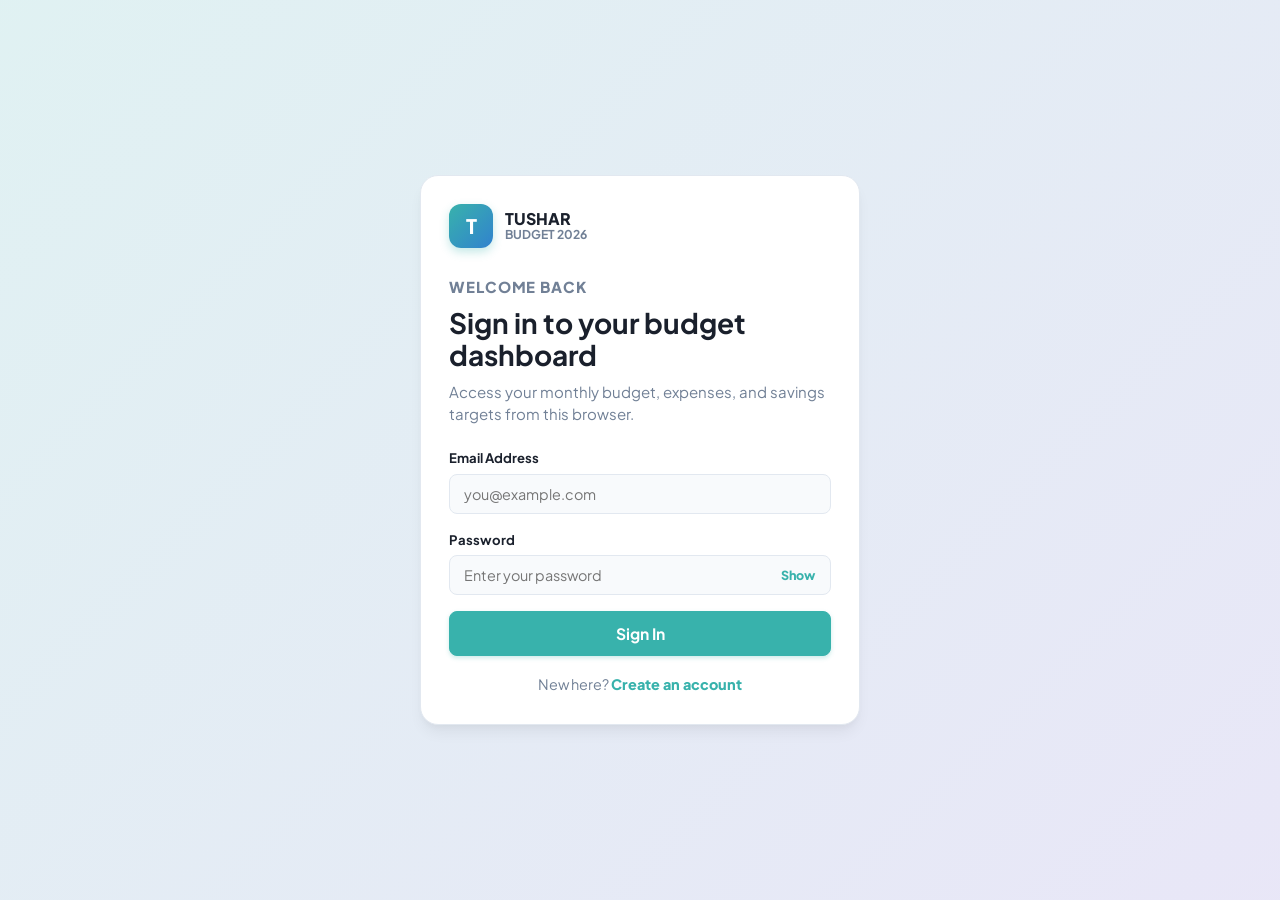
<file: login.html>
<!DOCTYPE html>
<html lang="en">
<head>
  <meta charset="UTF-8">
  <meta name="viewport" content="width=device-width, initial-scale=1.0">
  <meta name="description" content="Sign in to Tushar Monthly Budget Calculator 2026.">
  <title>Sign In - TUSHAR Monthly Budget Calculator</title>
  <link rel="preconnect" href="https://fonts.googleapis.com">
  <link rel="preconnect" href="https://fonts.gstatic.com" crossorigin>
  <link href="https://fonts.googleapis.com/css2?family=Plus+Jakarta+Sans:wght@300;400;500;600;700;800&display=swap" rel="stylesheet">
  <link rel="stylesheet" href="style.css">
</head>
<body class="auth-page" data-auth-page="login">
  <main class="auth-shell">
    <section class="auth-panel" aria-labelledby="loginTitle">
      <a class="auth-brand-link" href="index.html" aria-label="Back to dashboard">
        <span class="brand-avatar">T</span>
        <span>
          <strong>TUSHAR</strong>
          <small>Budget 2026</small>
        </span>
      </a>

      <div class="auth-copy">
        <p class="auth-eyebrow">Welcome back</p>
        <h1 id="loginTitle">Sign in to your budget dashboard</h1>
        <p>Access your monthly budget, expenses, and savings targets from this browser.</p>
      </div>

      <div class="auth-alert" id="authAlert" role="alert"></div>

      <form class="auth-form" id="authForm" novalidate>
        <div class="form-group">
          <label for="email" class="form-label">Email Address</label>
          <input type="email" id="email" class="form-control" placeholder="you@example.com" autocomplete="email" required>
        </div>

        <div class="form-group">
          <label for="password" class="form-label">Password</label>
          <div class="password-input-wrapper">
            <input type="password" id="password" class="form-control" placeholder="Enter your password" autocomplete="current-password" required>
            <button type="button" class="btn-password-toggle" data-password-toggle="password">Show</button>
          </div>
        </div>

        <button type="submit" class="btn btn-primary btn-lg btn-block">Sign In</button>
      </form>

      <p class="auth-footer">New here? <a href="register.html">Create an account</a></p>
    </section>
  </main>

  <script src="auth.js"></script>
</body>
</html>
</file>
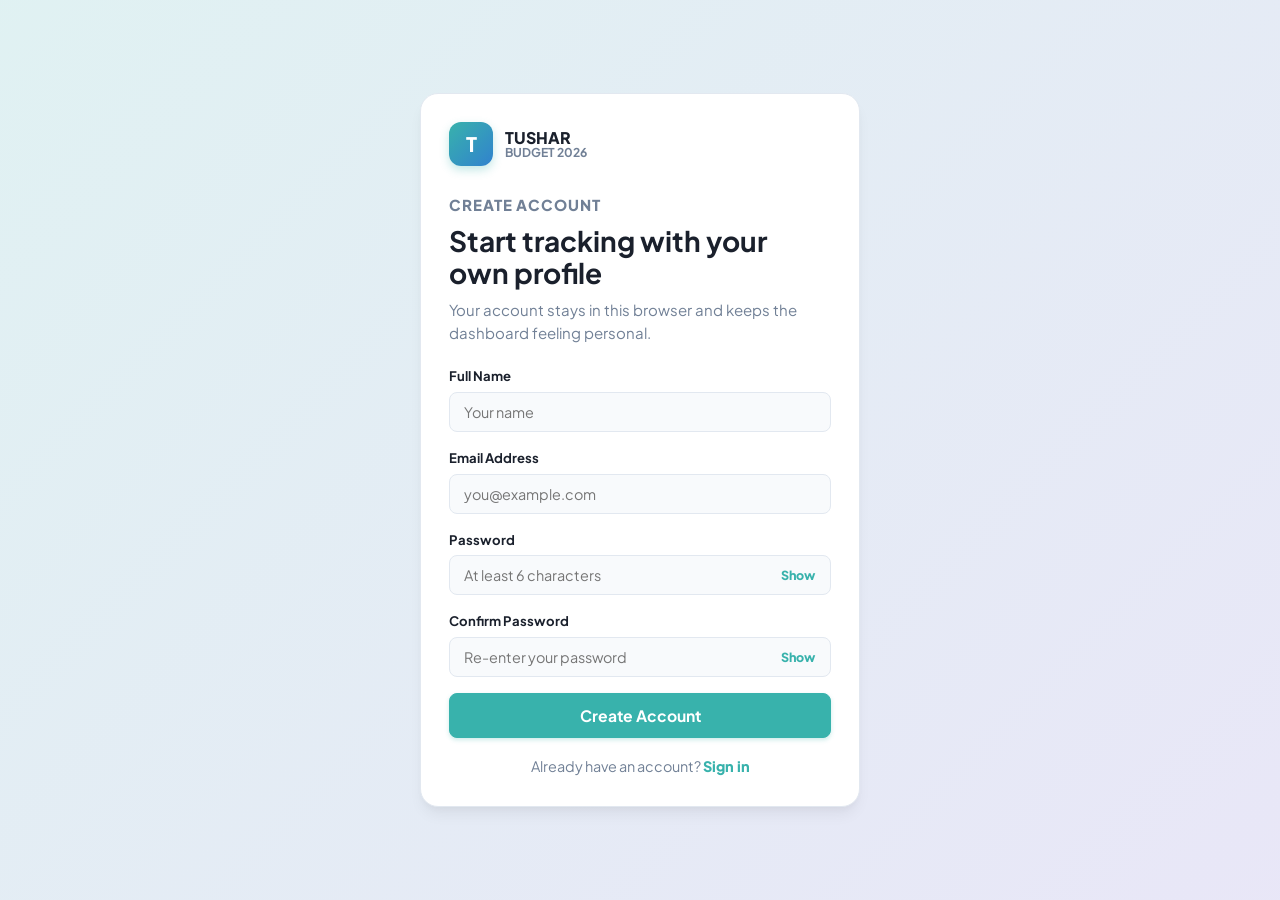
<file: register.html>
<!DOCTYPE html>
<html lang="en">
<head>
  <meta charset="UTF-8">
  <meta name="viewport" content="width=device-width, initial-scale=1.0">
  <meta name="description" content="Create an account for Tushar Monthly Budget Calculator 2026.">
  <title>Register - TUSHAR Monthly Budget Calculator</title>
  <link rel="preconnect" href="https://fonts.googleapis.com">
  <link rel="preconnect" href="https://fonts.gstatic.com" crossorigin>
  <link href="https://fonts.googleapis.com/css2?family=Plus+Jakarta+Sans:wght@300;400;500;600;700;800&display=swap" rel="stylesheet">
  <link rel="stylesheet" href="style.css">
</head>
<body class="auth-page" data-auth-page="register">
  <main class="auth-shell">
    <section class="auth-panel" aria-labelledby="registerTitle">
      <a class="auth-brand-link" href="index.html" aria-label="Back to dashboard">
        <span class="brand-avatar">T</span>
        <span>
          <strong>TUSHAR</strong>
          <small>Budget 2026</small>
        </span>
      </a>

      <div class="auth-copy">
        <p class="auth-eyebrow">Create account</p>
        <h1 id="registerTitle">Start tracking with your own profile</h1>
        <p>Your account stays in this browser and keeps the dashboard feeling personal.</p>
      </div>

      <div class="auth-alert" id="authAlert" role="alert"></div>

      <form class="auth-form" id="authForm" novalidate>
        <div class="form-group">
          <label for="fullName" class="form-label">Full Name</label>
          <input type="text" id="fullName" class="form-control" placeholder="Your name" autocomplete="name" required>
        </div>

        <div class="form-group">
          <label for="email" class="form-label">Email Address</label>
          <input type="email" id="email" class="form-control" placeholder="you@example.com" autocomplete="email" required>
        </div>

        <div class="form-group">
          <label for="password" class="form-label">Password</label>
          <div class="password-input-wrapper">
            <input type="password" id="password" class="form-control" placeholder="At least 6 characters" autocomplete="new-password" required>
            <button type="button" class="btn-password-toggle" data-password-toggle="password">Show</button>
          </div>
        </div>

        <div class="form-group">
          <label for="confirmPassword" class="form-label">Confirm Password</label>
          <div class="password-input-wrapper">
            <input type="password" id="confirmPassword" class="form-control" placeholder="Re-enter your password" autocomplete="new-password" required>
            <button type="button" class="btn-password-toggle" data-password-toggle="confirmPassword">Show</button>
          </div>
        </div>

        <button type="submit" class="btn btn-primary btn-lg btn-block">Create Account</button>
      </form>

      <p class="auth-footer">Already have an account? <a href="login.html">Sign in</a></p>
    </section>
  </main>

  <script src="auth.js"></script>
</body>
</html>
</file>
<file: style.css>
/* ==========================================================================
   TUSHAR — MONTHLY BUDGET CALCULATOR 2026
   Modern Pastel Financial Dashboard Stylesheet
   ========================================================================== */

/* --------------------------------------------------------------------------
   1. CSS Custom Properties (Theme Tokens)
   -------------------------------------------------------------------------- */
:root {
  /* Brand Pastel Accents */
  --mint-primary: #38b2ac;
  --mint-light: #e6fffa;
  --mint-border: #b2f5ea;
  --mint-dark: #234e52;

  --lavender-primary: #805ad5;
  --lavender-light: #faf5ff;
  --lavender-border: #e9d8fd;
  --lavender-dark: #44337a;

  --sky-primary: #3182ce;
  --sky-light: #ebf8ff;
  --sky-border: #bee3f8;
  --sky-dark: #2a4365;

  --pink-primary: #e53e3e;
  --pink-light: #fff5f5;
  --pink-border: #fed7d7;
  --pink-dark: #742a2a;

  --amber-primary: #dd6b20;
  --amber-light: #feebc8;
  --amber-border: #fbd38d;

  /* Neutral Backgrounds & Surfaces */
  --bg-app: #f7fafc;
  --bg-surface: #ffffff;
  --bg-sidebar: #ffffff;
  --bg-input: #f8fafc;
  --bg-hover: #edf2f7;

  /* Typography Colors */
  --text-main: #1a202c;
  --text-muted: #718096;
  --text-light: #a0aec0;
  --text-inverse: #ffffff;

  /* Borders & Shadows */
  --border-subtle: #edf2f7;
  --border-card: #e2e8f0;
  --border-focus: #38b2ac;

  --shadow-sm: 0 1px 3px rgba(0, 0, 0, 0.04), 0 1px 2px rgba(0, 0, 0, 0.02);
  --shadow-md: 0 4px 6px -1px rgba(0, 0, 0, 0.05), 0 2px 4px -1px rgba(0, 0, 0, 0.03);
  --shadow-lg: 0 10px 15px -3px rgba(0, 0, 0, 0.06), 0 4px 6px -2px rgba(0, 0, 0, 0.03);
  --shadow-hover: 0 12px 20px -3px rgba(0, 0, 0, 0.08), 0 6px 8px -2px rgba(0, 0, 0, 0.04);

  /* Layout Constants */
  --sidebar-width: 260px;
  --radius-sm: 8px;
  --radius-md: 12px;
  --radius-lg: 18px;
  --radius-pill: 9999px;

  /* Transitions */
  --transition-fast: 0.15s ease;
  --transition-normal: 0.25s ease;
  --transition-smooth: 0.35s cubic-bezier(0.16, 1, 0.3, 1);
}

/* --------------------------------------------------------------------------
   2. Base & Reset
   -------------------------------------------------------------------------- */
*, *::before, *::after {
  box-sizing: border-box;
  margin: 0;
  padding: 0;
}

html {
  font-size: 16px;
  scroll-behavior: smooth;
  -webkit-font-smoothing: antialiased;
}

body {
  font-family: 'Plus Jakarta Sans', -apple-system, BlinkMacSystemFont, 'Segoe UI', Roboto, Helvetica, Arial, sans-serif;
  background-color: var(--bg-app);
  color: var(--text-main);
  line-height: 1.5;
  min-height: 100vh;
  overflow-x: hidden;
}

/* Accessible utility */
.sr-only {
  position: absolute;
  width: 1px;
  height: 1px;
  padding: 0;
  margin: -1px;
  overflow: hidden;
  clip: rect(0, 0, 0, 0);
  white-space: nowrap;
  border: 0;
}

/* Icons */
.icon {
  width: 18px;
  height: 18px;
  vertical-align: middle;
  display: inline-block;
  flex-shrink: 0;
}

/* --------------------------------------------------------------------------
   3. Main App Layout (Sidebar + Main View)
   -------------------------------------------------------------------------- */
.app-container {
  display: flex;
  min-height: 100vh;
  width: 100%;
}

/* SIDEBAR STYLES */
.sidebar {
  width: var(--sidebar-width);
  background-color: var(--bg-sidebar);
  border-right: 1px solid var(--border-card);
  display: flex;
  flex-direction: column;
  position: sticky;
  top: 0;
  height: 100vh;
  flex-shrink: 0;
  z-index: 20;
}

.sidebar-header {
  padding: 24px 20px 16px;
  border-bottom: 1px solid var(--border-subtle);
}

.brand-badge {
  display: flex;
  align-items: center;
  gap: 12px;
}

.brand-avatar {
  width: 44px;
  height: 44px;
  border-radius: var(--radius-md);
  background: linear-gradient(135deg, #38b2ac, #3182ce);
  color: #ffffff;
  font-weight: 800;
  font-size: 1.25rem;
  display: flex;
  align-items: center;
  justify-content: center;
  box-shadow: 0 4px 10px rgba(56, 178, 172, 0.3);
}

.brand-title {
  font-size: 1.25rem;
  font-weight: 800;
  letter-spacing: 0.5px;
  color: var(--text-main);
  line-height: 1.2;
}

.brand-subtitle {
  font-size: 0.72rem;
  font-weight: 700;
  letter-spacing: 1px;
  color: var(--mint-primary);
}

.sidebar-nav-title {
  padding: 18px 20px 8px;
  display: flex;
  align-items: center;
  justify-content: space-between;
  font-size: 0.75rem;
  font-weight: 700;
  color: var(--text-muted);
  letter-spacing: 0.8px;
}

.year-badge {
  background-color: var(--sky-light);
  color: var(--sky-primary);
  border: 1px solid var(--sky-border);
  padding: 2px 8px;
  border-radius: var(--radius-pill);
  font-size: 0.7rem;
  font-weight: 800;
}

.month-nav {
  flex: 1;
  overflow-y: auto;
  padding: 8px 12px;
}

.month-list {
  list-style: none;
  display: flex;
  flex-direction: column;
  gap: 4px;
}

.month-item {
  width: 100%;
}

.month-btn {
  width: 100%;
  display: flex;
  align-items: center;
  justify-content: space-between;
  padding: 10px 14px;
  border-radius: var(--radius-md);
  border: 1px solid transparent;
  background: transparent;
  color: var(--text-muted);
  font-family: inherit;
  font-size: 0.88rem;
  font-weight: 600;
  cursor: pointer;
  transition: all var(--transition-fast);
  text-align: left;
}

.month-btn:hover {
  background-color: var(--bg-hover);
  color: var(--text-main);
}

.month-btn.active {
  background-color: var(--mint-light);
  color: var(--mint-dark);
  border-color: var(--mint-border);
  font-weight: 700;
  box-shadow: var(--shadow-sm);
}

.month-btn.active::before {
  content: "";
  display: inline-block;
  width: 6px;
  height: 6px;
  border-radius: 50%;
  background-color: var(--mint-primary);
  margin-right: 8px;
}

.month-badge {
  font-size: 0.75rem;
  padding: 2px 6px;
  border-radius: var(--radius-pill);
  background-color: rgba(0, 0, 0, 0.04);
  color: var(--text-muted);
}

.month-btn.active .month-badge {
  background-color: var(--mint-primary);
  color: #ffffff;
}

.sidebar-footer {
  padding: 16px;
  border-top: 1px solid var(--border-subtle);
  background-color: #fafbfc;
}

.backup-actions {
  display: flex;
  flex-direction: column;
  gap: 8px;
  margin-bottom: 12px;
}

.author-tag {
  font-size: 0.72rem;
  text-align: center;
  color: var(--text-light);
  font-weight: 600;
}

/* MAIN CONTENT STYLES */
.main-content {
  flex: 1;
  padding: 32px 36px 48px;
  max-width: 1320px;
  margin: 0 auto;
  width: 100%;
  overflow-y: auto;
}

/* --------------------------------------------------------------------------
   4. Header & Navigation Controls
   -------------------------------------------------------------------------- */
.dashboard-header {
  display: flex;
  align-items: center;
  justify-content: space-between;
  margin-bottom: 28px;
  flex-wrap: wrap;
  gap: 16px;
}

.header-eyebrow {
  display: flex;
  align-items: center;
  gap: 8px;
  font-size: 0.75rem;
  font-weight: 700;
  color: var(--mint-primary);
  letter-spacing: 1px;
  margin-bottom: 4px;
}

.pulse-dot {
  width: 8px;
  height: 8px;
  border-radius: 50%;
  background-color: var(--mint-primary);
  box-shadow: 0 0 0 3px var(--mint-light);
  animation: pulse 2s infinite;
}

@keyframes pulse {
  0% { box-shadow: 0 0 0 0 rgba(56, 178, 172, 0.4); }
  70% { box-shadow: 0 0 0 6px rgba(56, 178, 172, 0); }
  100% { box-shadow: 0 0 0 0 rgba(56, 178, 172, 0); }
}

.dashboard-title {
  font-size: 1.75rem;
  font-weight: 800;
  color: var(--text-main);
  letter-spacing: -0.5px;
}

.highlight-text {
  font-weight: 600;
  color: var(--text-muted);
}

.dashboard-subtitle {
  font-size: 0.95rem;
  color: var(--text-muted);
  margin-top: 2px;
}

.header-controls {
  display: flex;
  align-items: center;
  gap: 12px;
}

.mobile-month-picker {
  display: none;
}

.month-stepper {
  display: flex;
  align-items: center;
  background-color: var(--bg-surface);
  border: 1px solid var(--border-card);
  border-radius: var(--radius-pill);
  padding: 4px;
  box-shadow: var(--shadow-sm);
}

.stepper-label {
  padding: 0 14px;
  font-size: 0.88rem;
  font-weight: 700;
  color: var(--text-main);
  white-space: nowrap;
}

/* --------------------------------------------------------------------------
   5. Card Containers & Design Tokens
   -------------------------------------------------------------------------- */
.card {
  background-color: var(--bg-surface);
  border: 1px solid var(--border-card);
  border-radius: var(--radius-lg);
  box-shadow: var(--shadow-sm);
  padding: 24px;
  transition: transform var(--transition-fast), box-shadow var(--transition-fast);
}

.card:hover {
  box-shadow: var(--shadow-md);
}

.section-title {
  font-size: 1.15rem;
  font-weight: 700;
  color: var(--text-main);
  letter-spacing: -0.2px;
}

.section-subtitle {
  font-size: 0.85rem;
  color: var(--text-muted);
  margin-top: 2px;
}

.section-header-row {
  display: flex;
  align-items: center;
  justify-content: space-between;
  margin-bottom: 24px;
  flex-wrap: wrap;
  gap: 12px;
}

/* Badges */
.badge {
  display: inline-flex;
  align-items: center;
  padding: 4px 10px;
  border-radius: var(--radius-pill);
  font-size: 0.72rem;
  font-weight: 700;
  letter-spacing: 0.3px;
}

.badge-mint { background: var(--mint-light); color: var(--mint-dark); border: 1px solid var(--mint-border); }
.badge-lavender { background: var(--lavender-light); color: var(--lavender-dark); border: 1px solid var(--lavender-border); }
.badge-sky { background: var(--sky-light); color: var(--sky-dark); border: 1px solid var(--sky-border); }
.badge-pink { background: var(--pink-light); color: var(--pink-dark); border: 1px solid var(--pink-border); }

/* --------------------------------------------------------------------------
   6. Budget Control Panel & Smart Alerts
   -------------------------------------------------------------------------- */
.budget-control-panel {
  margin-bottom: 28px;
}

.panel-grid {
  display: grid;
  grid-template-columns: 1fr 1fr;
  gap: 24px;
  margin-bottom: 20px;
}

.panel-section {
  background-color: #fafbfc;
  border: 1px solid var(--border-subtle);
  border-radius: var(--radius-md);
  padding: 18px;
}

.panel-section-alt {
  background-color: #fdfdfe;
}

.section-label-group {
  margin-bottom: 12px;
}

.panel-heading {
  font-size: 0.92rem;
  font-weight: 700;
  color: var(--text-main);
  margin-top: 6px;
}

.budget-input-wrapper {
  display: flex;
  align-items: center;
  gap: 12px;
}

.input-with-symbol {
  position: relative;
  flex: 1;
}

.currency-symbol {
  position: absolute;
  left: 14px;
  top: 50%;
  transform: translateY(-50%);
  font-weight: 700;
  color: var(--text-muted);
  font-size: 1.1rem;
}

.input-with-symbol .form-control {
  padding-left: 32px;
}

.budget-input {
  font-size: 1.1rem;
  font-weight: 700;
  color: var(--text-main);
}

.budget-btn-group {
  display: flex;
  gap: 8px;
}

.helper-text {
  font-size: 0.78rem;
  color: var(--text-muted);
  margin-top: 8px;
}

/* DYNAMIC SPENDING ALERT BANNER */
.budget-alert-banner {
  display: flex;
  align-items: center;
  gap: 14px;
  padding: 14px 18px;
  border-radius: var(--radius-md);
  font-size: 0.88rem;
  transition: all var(--transition-normal);
}

.alert-icon-wrapper {
  display: flex;
  align-items: center;
  justify-content: center;
  width: 36px;
  height: 36px;
  border-radius: 50%;
  flex-shrink: 0;
}

.alert-title {
  display: block;
  font-weight: 700;
  line-height: 1.2;
}

.alert-desc {
  font-size: 0.84rem;
  margin-top: 2px;
}

/* Alert States */
.alert-neutral {
  background-color: var(--mint-light);
  color: var(--mint-dark);
  border: 1px solid var(--mint-border);
}
.alert-neutral .alert-icon-wrapper {
  background-color: #ffffff;
  color: var(--mint-primary);
}

.alert-moderate {
  background-color: var(--sky-light);
  color: var(--sky-dark);
  border: 1px solid var(--sky-border);
}
.alert-moderate .alert-icon-wrapper {
  background-color: #ffffff;
  color: var(--sky-primary);
}

.alert-caution {
  background-color: var(--amber-light);
  color: #7b341e;
  border: 1px solid var(--amber-border);
}
.alert-caution .alert-icon-wrapper {
  background-color: #ffffff;
  color: var(--amber-primary);
}

.alert-danger {
  background-color: var(--pink-light);
  color: var(--pink-dark);
  border: 1px solid var(--pink-border);
  animation: shake 0.4s ease;
}
.alert-danger .alert-icon-wrapper {
  background-color: #ffffff;
  color: var(--pink-primary);
}

@keyframes shake {
  0%, 100% { transform: translateX(0); }
  25% { transform: translateX(-4px); }
  75% { transform: translateX(4px); }
}

/* --------------------------------------------------------------------------
   7. Four Main Summary Cards
   -------------------------------------------------------------------------- */
.summary-cards-grid {
  display: grid;
  grid-template-columns: repeat(4, 1fr);
  gap: 20px;
  margin-bottom: 28px;
}

.metric-card {
  background: var(--bg-surface);
  border-radius: var(--radius-lg);
  border: 1px solid var(--border-card);
  padding: 22px 20px;
  display: flex;
  flex-direction: column;
  justify-content: space-between;
  box-shadow: var(--shadow-sm);
  transition: transform var(--transition-fast), box-shadow var(--transition-fast);
}

.metric-card:hover {
  transform: translateY(-2px);
  box-shadow: var(--shadow-hover);
}

/* Subtle pastel accent tints */
.card-mint { border-top: 4px solid var(--mint-primary); }
.card-blue { border-top: 4px solid var(--sky-primary); }
.card-pink { border-top: 4px solid var(--pink-primary); }
.card-lavender { border-top: 4px solid var(--lavender-primary); }

.card-top {
  display: flex;
  align-items: center;
  justify-content: space-between;
  margin-bottom: 12px;
}

.card-label {
  font-size: 0.84rem;
  font-weight: 700;
  color: var(--text-muted);
  text-transform: uppercase;
  letter-spacing: 0.5px;
}

.card-icon-pill {
  width: 36px;
  height: 36px;
  border-radius: var(--radius-md);
  display: flex;
  align-items: center;
  justify-content: center;
}

.pill-mint { background-color: var(--mint-light); color: var(--mint-primary); }
.pill-blue { background-color: var(--sky-light); color: var(--sky-primary); }
.pill-pink { background-color: var(--pink-light); color: var(--pink-primary); }
.pill-lavender { background-color: var(--lavender-light); color: var(--lavender-primary); }

.card-value-display {
  margin-bottom: 10px;
}

.card-amount {
  font-size: 1.85rem;
  font-weight: 800;
  color: var(--text-main);
  letter-spacing: -0.5px;
  line-height: 1.1;
  word-break: break-all;
}

.card-footer {
  font-size: 0.78rem;
  color: var(--text-muted);
}

.card-overspent-badge {
  display: inline-block;
  background-color: var(--pink-light);
  color: var(--pink-primary);
  font-weight: 700;
  padding: 2px 6px;
  border-radius: 4px;
  margin-top: 4px;
}

/* --------------------------------------------------------------------------
   8. Four Circular Progress Rings (SVG)
   -------------------------------------------------------------------------- */
.progress-rings-section {
  margin-bottom: 28px;
}

.rings-grid {
  display: grid;
  grid-template-columns: repeat(4, 1fr);
  gap: 20px;
}

.ring-card {
  display: flex;
  flex-direction: column;
  align-items: center;
  text-align: center;
  padding: 16px 12px;
  background-color: #fafbfc;
  border: 1px solid var(--border-subtle);
  border-radius: var(--radius-md);
  transition: transform var(--transition-fast);
}

.ring-card:hover {
  transform: translateY(-2px);
  background-color: #ffffff;
  box-shadow: var(--shadow-sm);
}

.svg-ring-container {
  position: relative;
  width: 140px;
  height: 140px;
  margin: 0 auto 14px;
  display: flex;
  align-items: center;
  justify-content: center;
}

.progress-ring-svg {
  transform: rotate(-90deg);
  width: 140px;
  height: 140px;
}

.ring-track {
  fill: transparent;
  stroke: #edf2f7;
  stroke-width: 10;
}

.ring-progress {
  fill: transparent;
  stroke-width: 10;
  stroke-linecap: round;
  stroke-dasharray: 351.86; /* 2 * PI * 56 */
  stroke-dashoffset: 351.86;
  transition: stroke-dashoffset 0.8s cubic-bezier(0.16, 1, 0.3, 1), stroke 0.4s ease;
}

/* Ring Color Classes */
.ring-mint { stroke: var(--mint-primary); }
.ring-sky { stroke: var(--sky-primary); }
.ring-lavender { stroke: var(--lavender-primary); }
.ring-pink { stroke: var(--pink-primary); }
.ring-amber { stroke: var(--amber-primary); }

.ring-inner-content {
  position: absolute;
  top: 0;
  left: 0;
  width: 100%;
  height: 100%;
  display: flex;
  flex-direction: column;
  align-items: center;
  justify-content: center;
  pointer-events: none;
}

.ring-percentage {
  font-size: 1.45rem;
  font-weight: 800;
  color: var(--text-main);
  line-height: 1.1;
}

.ring-status-label {
  font-size: 0.72rem;
  font-weight: 700;
  color: var(--text-muted);
  text-transform: uppercase;
  letter-spacing: 0.5px;
  margin-top: 2px;
  max-width: 90px;
  white-space: nowrap;
  overflow: hidden;
  text-overflow: ellipsis;
}

.ring-title {
  font-size: 0.95rem;
  font-weight: 700;
  color: var(--text-main);
  margin-bottom: 2px;
}

.ring-desc {
  font-size: 0.76rem;
  color: var(--text-muted);
}

/* --------------------------------------------------------------------------
   9. Workbench Grid (Expense Form + Category Chart)
   -------------------------------------------------------------------------- */
.workbench-grid {
  display: grid;
  grid-template-columns: 1fr 1fr;
  gap: 24px;
  margin-bottom: 28px;
}

.card-head-title {
  display: flex;
  align-items: center;
  gap: 12px;
  margin-bottom: 20px;
}

.pill-badge {
  width: 40px;
  height: 40px;
  border-radius: var(--radius-md);
  display: flex;
  align-items: center;
  justify-content: center;
}

/* Form Styles */
.form-group {
  margin-bottom: 16px;
}

.form-row {
  display: flex;
  gap: 16px;
}

.form-col {
  flex: 1;
}

.form-label {
  display: block;
  font-size: 0.82rem;
  font-weight: 700;
  color: var(--text-main);
  margin-bottom: 6px;
}

.required-star {
  color: var(--pink-primary);
}

.category-label-row {
  display: flex;
  align-items: center;
  justify-content: space-between;
}

.btn-text-action {
  background: none;
  border: none;
  color: var(--mint-primary);
  font-size: 0.78rem;
  font-weight: 700;
  cursor: pointer;
  padding: 0;
  transition: color var(--transition-fast);
}

.btn-text-action:hover {
  color: #234e52;
  text-decoration: underline;
}

.form-control {
  width: 100%;
  padding: 10px 14px;
  border: 1px solid var(--border-card);
  border-radius: var(--radius-sm);
  background-color: var(--bg-input);
  font-family: inherit;
  font-size: 0.9rem;
  color: var(--text-main);
  transition: border-color var(--transition-fast), box-shadow var(--transition-fast), background-color var(--transition-fast);
}

.form-control:focus {
  outline: none;
  background-color: #ffffff;
  border-color: var(--border-focus);
  box-shadow: 0 0 0 3px rgba(56, 178, 172, 0.15);
}

.form-control[readonly] {
  background-color: #edf2f7;
  cursor: not-allowed;
  color: var(--text-muted);
}

.select-control {
  cursor: pointer;
}

.field-error {
  display: block;
  font-size: 0.75rem;
  color: var(--pink-primary);
  margin-top: 4px;
  min-height: 16px;
}

/* Quick Suggestion Chips */
.subcategory-chips-group {
  margin-bottom: 16px;
  padding: 10px 12px;
  background-color: #fafbfc;
  border-radius: var(--radius-sm);
  border: 1px dashed var(--border-card);
}

.chips-label {
  font-size: 0.72rem;
  font-weight: 700;
  color: var(--text-muted);
  display: block;
  margin-bottom: 6px;
}

.chips-wrapper {
  display: flex;
  flex-wrap: wrap;
  gap: 6px;
}

.chip-btn {
  background-color: #ffffff;
  border: 1px solid var(--border-card);
  color: var(--text-main);
  padding: 4px 10px;
  border-radius: var(--radius-pill);
  font-size: 0.75rem;
  font-weight: 600;
  cursor: pointer;
  transition: all var(--transition-fast);
}

.chip-btn:hover {
  background-color: var(--mint-light);
  border-color: var(--mint-border);
  color: var(--mint-dark);
}

/* Chart Container */
.chart-wrapper {
  position: relative;
  width: 100%;
  max-width: 280px;
  height: 280px;
  margin: 0 auto 20px;
  display: flex;
  align-items: center;
  justify-content: center;
}

.chart-empty-state {
  position: absolute;
  top: 50%;
  left: 50%;
  transform: translate(-50%, -50%);
  text-align: center;
  color: var(--text-muted);
  font-size: 0.85rem;
  width: 80%;
}

/* Category Progress Bars List */
.category-bars-list {
  display: flex;
  flex-direction: column;
  gap: 12px;
  max-height: 220px;
  overflow-y: auto;
  padding-right: 6px;
}

.cat-bar-item {
  display: flex;
  flex-direction: column;
  gap: 4px;
}

.cat-bar-header {
  display: flex;
  justify-content: space-between;
  align-items: center;
  font-size: 0.82rem;
}

.cat-bar-name {
  font-weight: 700;
  color: var(--text-main);
}

.cat-bar-amounts {
  font-size: 0.78rem;
  color: var(--text-muted);
}

.cat-progress-track {
  width: 100%;
  height: 7px;
  background-color: var(--border-subtle);
  border-radius: var(--radius-pill);
  overflow: hidden;
}

.cat-progress-fill {
  height: 100%;
  border-radius: var(--radius-pill);
  transition: width 0.6s ease;
}

/* --------------------------------------------------------------------------
   10. Expense History Table & Filters
   -------------------------------------------------------------------------- */
.expense-history-card {
  margin-bottom: 32px;
}

.history-header {
  display: flex;
  align-items: center;
  justify-content: space-between;
  margin-bottom: 20px;
  flex-wrap: wrap;
  gap: 16px;
}

.history-controls {
  display: flex;
  align-items: center;
  gap: 10px;
  flex-wrap: wrap;
}

.search-box {
  position: relative;
  min-width: 220px;
}

.search-icon {
  position: absolute;
  left: 12px;
  top: 50%;
  transform: translateY(-50%);
  color: var(--text-muted);
  width: 16px;
  height: 16px;
}

.search-input {
  padding-left: 36px;
}

.filter-select {
  width: auto;
  min-width: 160px;
}

.btn-icon-text {
  display: inline-flex;
  align-items: center;
  gap: 6px;
  white-space: nowrap;
}

/* Table */
.table-responsive {
  width: 100%;
  overflow-x: auto;
  border-radius: var(--radius-md);
  border: 1px solid var(--border-subtle);
}

.history-table {
  width: 100%;
  border-collapse: collapse;
  text-align: left;
  font-size: 0.88rem;
}

.history-table th {
  background-color: #f8fafc;
  padding: 12px 16px;
  font-size: 0.75rem;
  font-weight: 700;
  text-transform: uppercase;
  letter-spacing: 0.5px;
  color: var(--text-muted);
  border-bottom: 1px solid var(--border-card);
}

.history-table td {
  padding: 14px 16px;
  border-bottom: 1px solid var(--border-subtle);
  color: var(--text-main);
  vertical-align: middle;
}

.history-table tr:last-child td {
  border-bottom: none;
}

.history-table tr:hover td {
  background-color: #fafbfc;
}

.text-right { text-align: right; }
.text-center { text-align: center; }

.expense-title-cell {
  font-weight: 600;
  color: var(--text-main);
}

.expense-amount-cell {
  font-weight: 700;
  font-size: 0.95rem;
  color: var(--text-main);
}

.cat-pill {
  display: inline-block;
  padding: 3px 8px;
  border-radius: var(--radius-pill);
  font-size: 0.74rem;
  font-weight: 700;
  white-space: nowrap;
}

.cat-pill-gym { background: #e6fffa; color: #234e52; }
.cat-pill-food { background: #faf5ff; color: #44337a; }
.cat-pill-travel { background: #ebf8ff; color: #2a4365; }
.cat-pill-mobile { background: #feebc8; color: #7b341e; }
.cat-pill-education { background: #e2e8f0; color: #2d3748; }
.cat-pill-shopping { background: #fff5f5; color: #742a2a; }
.cat-pill-entertainment { background: #fefcbf; color: #744210; }
.cat-pill-other { background: #edf2f7; color: #4a5568; }

.table-actions {
  display: flex;
  align-items: center;
  justify-content: center;
  gap: 8px;
}

.btn-action {
  padding: 6px;
  background: transparent;
  border: 1px solid var(--border-card);
  border-radius: var(--radius-sm);
  color: var(--text-muted);
  cursor: pointer;
  transition: all var(--transition-fast);
  display: inline-flex;
  align-items: center;
  justify-content: center;
}

.btn-action:hover {
  background-color: var(--bg-hover);
  color: var(--text-main);
}

.btn-action-delete:hover {
  background-color: var(--pink-light);
  border-color: var(--pink-border);
  color: var(--pink-primary);
}

/* Empty State */
.empty-history-state {
  text-align: center;
  padding: 48px 24px;
}

.empty-icon-bubble {
  width: 56px;
  height: 56px;
  background-color: var(--bg-hover);
  color: var(--text-muted);
  border-radius: 50%;
  display: flex;
  align-items: center;
  justify-content: center;
  margin: 0 auto 12px;
}

.empty-history-state h4 {
  font-size: 1.05rem;
  font-weight: 700;
  color: var(--text-main);
  margin-bottom: 4px;
}

.empty-history-state p {
  font-size: 0.85rem;
  color: var(--text-muted);
  max-width: 380px;
  margin: 0 auto;
}

/* --------------------------------------------------------------------------
   11. Buttons & Interaction System
   -------------------------------------------------------------------------- */
.btn {
  display: inline-flex;
  align-items: center;
  justify-content: center;
  gap: 8px;
  padding: 9px 16px;
  border-radius: var(--radius-sm);
  font-family: inherit;
  font-size: 0.88rem;
  font-weight: 700;
  cursor: pointer;
  border: 1px solid transparent;
  transition: all var(--transition-fast);
  text-decoration: none;
}

.btn:active {
  transform: scale(0.98);
}

.btn-primary {
  background-color: var(--mint-primary);
  color: #ffffff;
  border-color: var(--mint-primary);
  box-shadow: 0 2px 4px rgba(56, 178, 172, 0.25);
}

.btn-primary:hover {
  background-color: #319795;
  border-color: #319795;
}

.btn-secondary {
  background-color: var(--bg-surface);
  color: var(--text-main);
  border-color: var(--border-card);
}

.btn-secondary:hover {
  background-color: var(--bg-hover);
}

.btn-outline {
  background-color: transparent;
  color: var(--text-muted);
  border-color: var(--border-card);
}

.btn-outline:hover {
  background-color: var(--bg-hover);
  color: var(--text-main);
}

.btn-danger {
  background-color: var(--pink-primary);
  color: #ffffff;
  border-color: var(--pink-primary);
}

.btn-danger:hover {
  background-color: #c53030;
}

.btn-outline-danger {
  background-color: transparent;
  color: var(--pink-primary);
  border-color: var(--pink-border);
}

.btn-outline-danger:hover {
  background-color: var(--pink-light);
}

.btn-icon {
  width: 34px;
  height: 34px;
  padding: 0;
  border-radius: 50%;
  background: transparent;
  border: none;
  color: var(--text-muted);
  cursor: pointer;
  display: flex;
  align-items: center;
  justify-content: center;
  transition: all var(--transition-fast);
}

.btn-icon:hover {
  background-color: var(--bg-hover);
  color: var(--text-main);
}

.btn-block { width: 100%; }
.btn-sm { padding: 6px 12px; font-size: 0.78rem; }
.btn-lg { padding: 12px 20px; font-size: 0.98rem; }

/* --------------------------------------------------------------------------
   12. Login & Register Screens
   -------------------------------------------------------------------------- */
.account-controls {
  display: flex;
  align-items: center;
  justify-content: flex-end;
  gap: 8px;
  flex-wrap: wrap;
}

.account-greeting {
  max-width: 160px;
  color: var(--text-muted);
  font-size: 0.82rem;
  font-weight: 700;
  overflow: hidden;
  text-overflow: ellipsis;
  white-space: nowrap;
}

.auth-page {
  min-height: 100vh;
  background:
    linear-gradient(135deg, rgba(56, 178, 172, 0.12), rgba(128, 90, 213, 0.12)),
    var(--bg-app);
}

.auth-shell {
  min-height: 100vh;
  display: grid;
  place-items: center;
  padding: 28px 16px;
}

.auth-panel {
  width: min(100%, 440px);
  background: var(--bg-surface);
  border: 1px solid var(--border-card);
  border-radius: var(--radius-lg);
  box-shadow: var(--shadow-lg);
  padding: 28px;
}

.auth-brand-link {
  display: inline-flex;
  align-items: center;
  gap: 12px;
  color: var(--text-main);
  text-decoration: none;
  margin-bottom: 28px;
}

.auth-brand-link strong,
.auth-brand-link small {
  display: block;
  line-height: 1.1;
}

.auth-brand-link strong {
  font-size: 1rem;
  font-weight: 800;
}

.auth-brand-link small {
  color: var(--text-muted);
  font-size: 0.76rem;
  font-weight: 700;
  text-transform: uppercase;
}

.auth-copy {
  margin-bottom: 22px;
}

.auth-eyebrow {
  color: var(--mint-primary);
  font-size: 0.78rem;
  font-weight: 800;
  letter-spacing: 0.06em;
  margin-bottom: 8px;
  text-transform: uppercase;
}

.auth-copy h1 {
  color: var(--text-main);
  font-size: 1.75rem;
  line-height: 1.15;
  margin-bottom: 10px;
}

.auth-copy p {
  color: var(--text-muted);
  font-size: 0.94rem;
}

.auth-form {
  margin-top: 18px;
}

.password-input-wrapper {
  position: relative;
}

.password-input-wrapper .form-control {
  padding-right: 72px;
}

.btn-password-toggle {
  position: absolute;
  right: 8px;
  top: 50%;
  transform: translateY(-50%);
  border: 0;
  background: transparent;
  color: var(--mint-primary);
  cursor: pointer;
  font: inherit;
  font-size: 0.78rem;
  font-weight: 800;
  padding: 6px 8px;
}

.auth-alert {
  display: none;
  border-radius: var(--radius-sm);
  font-size: 0.86rem;
  font-weight: 700;
  margin-bottom: 16px;
  padding: 10px 12px;
}

.auth-alert-error {
  background: var(--pink-light);
  border: 1px solid var(--pink-border);
  color: var(--pink-dark);
}

.auth-alert-success {
  background: var(--mint-light);
  border: 1px solid var(--mint-border);
  color: var(--mint-dark);
}

.auth-footer {
  color: var(--text-muted);
  font-size: 0.9rem;
  margin-top: 18px;
  text-align: center;
}

.auth-footer a {
  color: var(--mint-primary);
  font-weight: 800;
  text-decoration: none;
}

.auth-footer a:hover {
  text-decoration: underline;
}

/* --------------------------------------------------------------------------
   13. Modals & Dialogues
   -------------------------------------------------------------------------- */
.modal-backdrop {
  position: fixed;
  top: 0;
  left: 0;
  width: 100%;
  height: 100%;
  background-color: rgba(15, 23, 42, 0.45);
  backdrop-filter: blur(4px);
  display: flex;
  align-items: center;
  justify-content: center;
  z-index: 100;
  opacity: 0;
  visibility: hidden;
  transition: opacity var(--transition-normal), visibility var(--transition-normal);
  padding: 20px;
}

.modal-backdrop.active {
  opacity: 1;
  visibility: visible;
}

.modal-card {
  background-color: var(--bg-surface);
  border-radius: var(--radius-lg);
  border: 1px solid var(--border-card);
  box-shadow: var(--shadow-lg);
  width: 100%;
  max-width: 500px;
  padding: 24px;
  transform: translateY(12px) scale(0.98);
  transition: transform var(--transition-smooth);
}

.modal-backdrop.active .modal-card {
  transform: translateY(0) scale(1);
}

.modal-card-sm {
  max-width: 400px;
}

.modal-header {
  display: flex;
  align-items: center;
  justify-content: space-between;
  margin-bottom: 18px;
}

.modal-title {
  font-size: 1.15rem;
  font-weight: 700;
  color: var(--text-main);
}

.btn-close {
  background: none;
  border: none;
  font-size: 1.5rem;
  line-height: 1;
  color: var(--text-muted);
  cursor: pointer;
}

.btn-close:hover {
  color: var(--text-main);
}

.modal-body {
  font-size: 0.9rem;
  color: var(--text-muted);
  margin-bottom: 20px;
}

.delete-item-preview {
  margin-top: 10px;
  padding: 8px 12px;
  background-color: var(--pink-light);
  border: 1px solid var(--pink-border);
  border-radius: var(--radius-sm);
  color: var(--pink-dark);
}

.modal-actions {
  display: flex;
  justify-content: flex-end;
  gap: 10px;
  margin-top: 20px;
}

/* --------------------------------------------------------------------------
   13. Toast Notifications
   -------------------------------------------------------------------------- */
.toast-container {
  position: fixed;
  bottom: 24px;
  right: 24px;
  display: flex;
  flex-direction: column;
  gap: 10px;
  z-index: 150;
  pointer-events: none;
}

.toast {
  background-color: var(--text-main);
  color: #ffffff;
  padding: 12px 18px;
  border-radius: var(--radius-md);
  font-size: 0.86rem;
  font-weight: 600;
  box-shadow: var(--shadow-lg);
  display: flex;
  align-items: center;
  gap: 10px;
  animation: slideToast 0.3s ease forwards;
  pointer-events: auto;
}

.toast-success { border-left: 4px solid var(--mint-primary); }
.toast-error { border-left: 4px solid var(--pink-primary); }
.toast-info { border-left: 4px solid var(--sky-primary); }

@keyframes slideToast {
  from { transform: translateY(20px); opacity: 0; }
  to { transform: translateY(0); opacity: 1; }
}

/* --------------------------------------------------------------------------
   14. Footer
   -------------------------------------------------------------------------- */
.app-footer {
  text-align: center;
  padding-top: 24px;
  border-top: 1px solid var(--border-subtle);
  font-size: 0.8rem;
  color: var(--text-muted);
}

.footer-note {
  font-size: 0.74rem;
  color: var(--text-light);
  margin-top: 4px;
}

/* --------------------------------------------------------------------------
   15. Responsive Breakpoints & Accessibility
   -------------------------------------------------------------------------- */
@media (max-width: 1180px) {
  .summary-cards-grid,
  .rings-grid {
    grid-template-columns: repeat(2, 1fr);
  }

  .workbench-grid {
    grid-template-columns: 1fr;
  }
}

@media (max-width: 860px) {
  .app-container {
    flex-direction: column;
  }

  .sidebar {
    width: 100%;
    height: auto;
    position: relative;
    border-right: none;
    border-bottom: 1px solid var(--border-card);
  }

  .month-nav {
    overflow-x: auto;
    padding: 8px 16px;
  }

  .month-list {
    flex-direction: row;
    overflow-x: auto;
    padding-bottom: 6px;
  }

  .month-btn {
    white-space: nowrap;
    padding: 8px 14px;
  }

  .sidebar-footer {
    display: none;
  }

  .mobile-month-picker {
    display: block;
  }

  .main-content {
    padding: 20px 16px 40px;
  }

  .account-controls {
    justify-content: flex-start;
    width: 100%;
  }

  .panel-grid {
    grid-template-columns: 1fr;
  }

  .history-header {
    flex-direction: column;
    align-items: stretch;
  }

  .history-controls {
    flex-direction: column;
    align-items: stretch;
  }

  .search-box, .filter-select, .btn-icon-text {
    width: 100%;
  }
}

@media (max-width: 580px) {
  .summary-cards-grid,
  .rings-grid {
    grid-template-columns: 1fr;
  }

  .form-row {
    flex-direction: column;
  }

  .card {
    padding: 16px;
  }

  .dashboard-title {
    font-size: 1.4rem;
  }

  .auth-panel {
    padding: 22px;
  }

  .auth-copy h1 {
    font-size: 1.45rem;
  }
}
</file>
